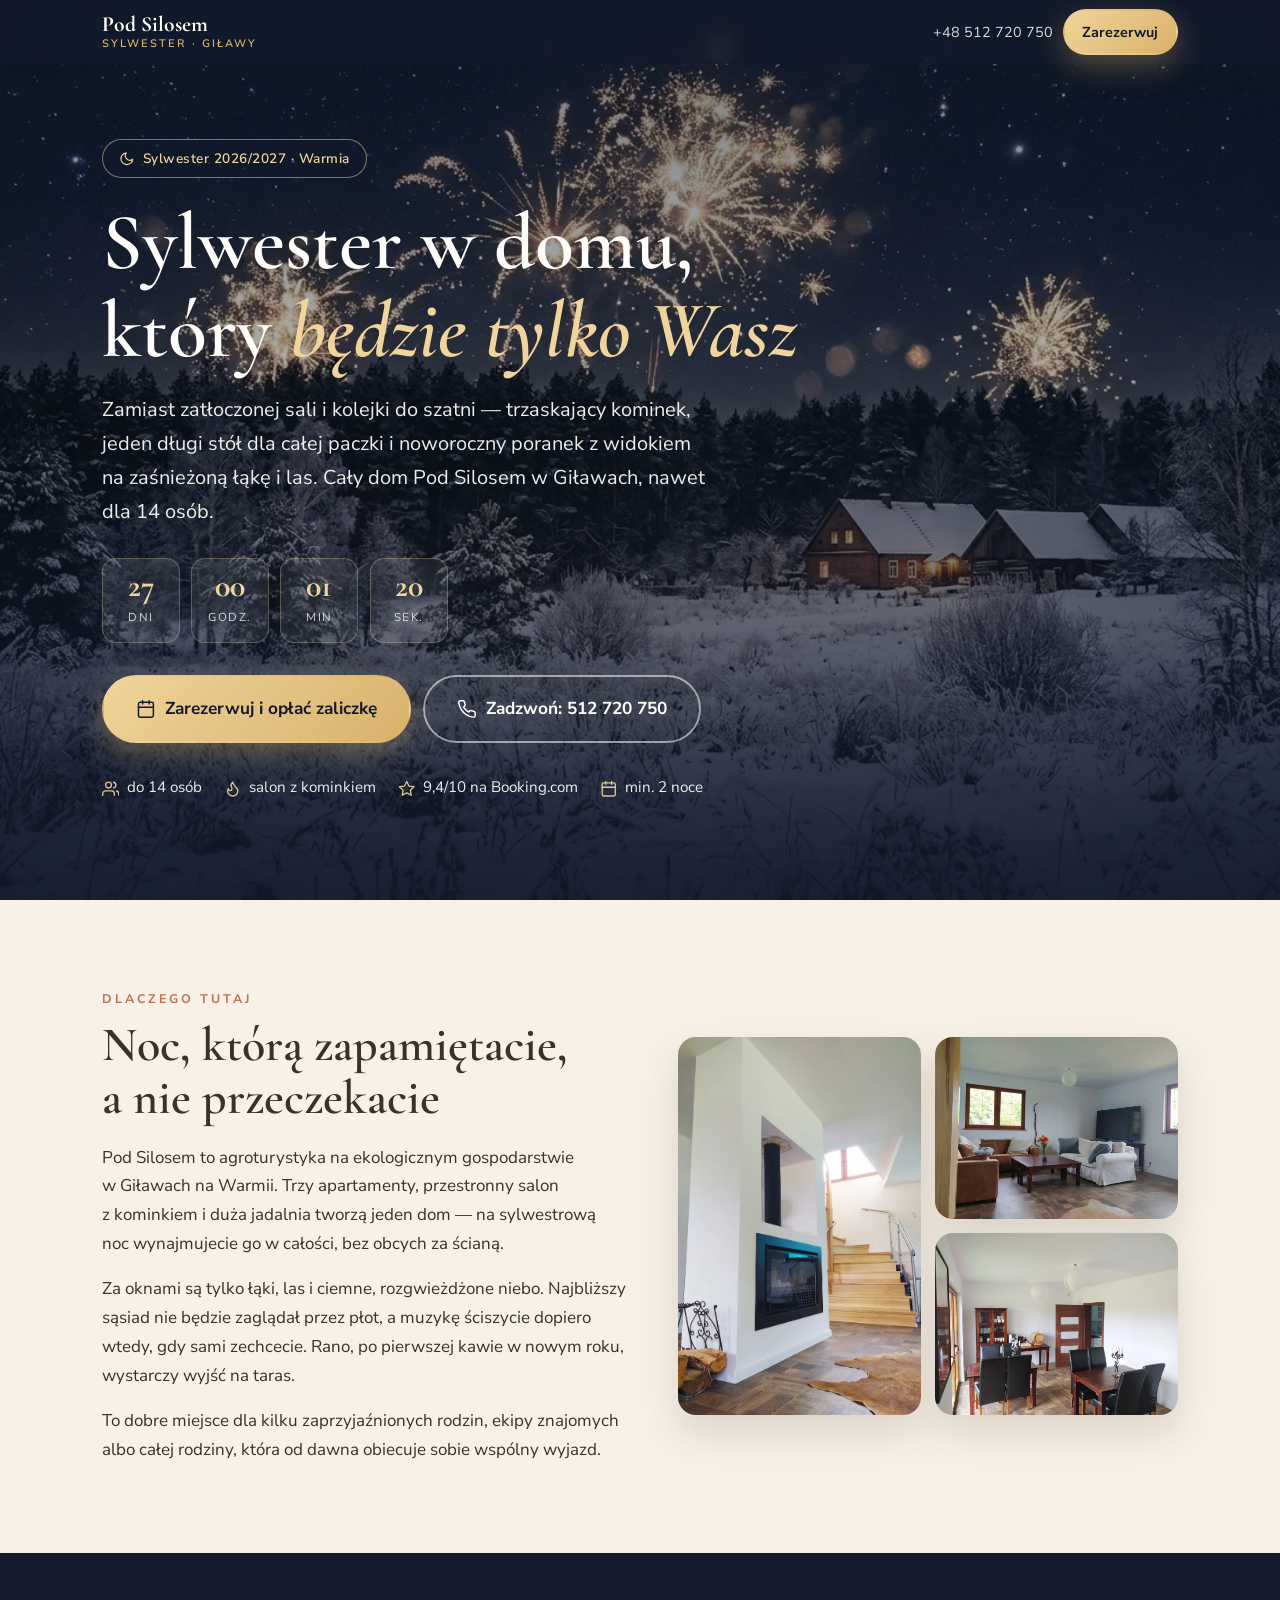
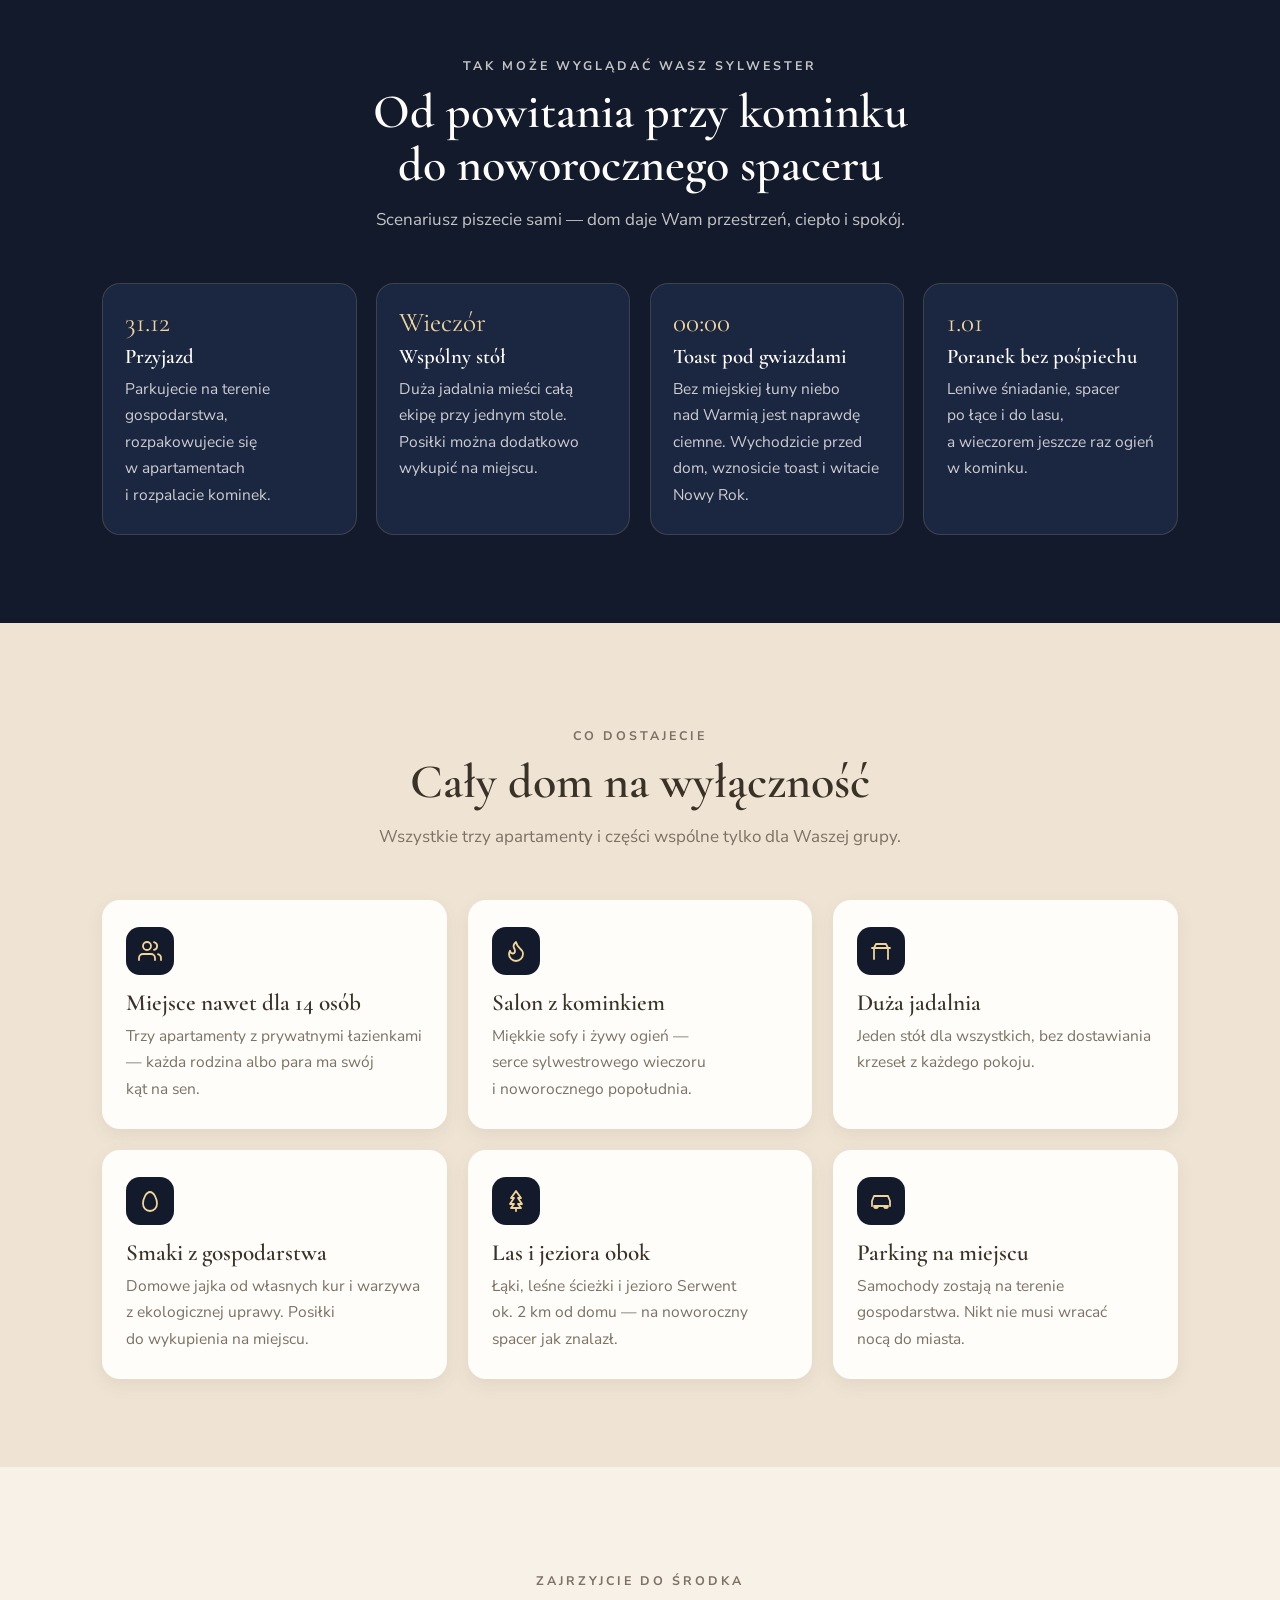
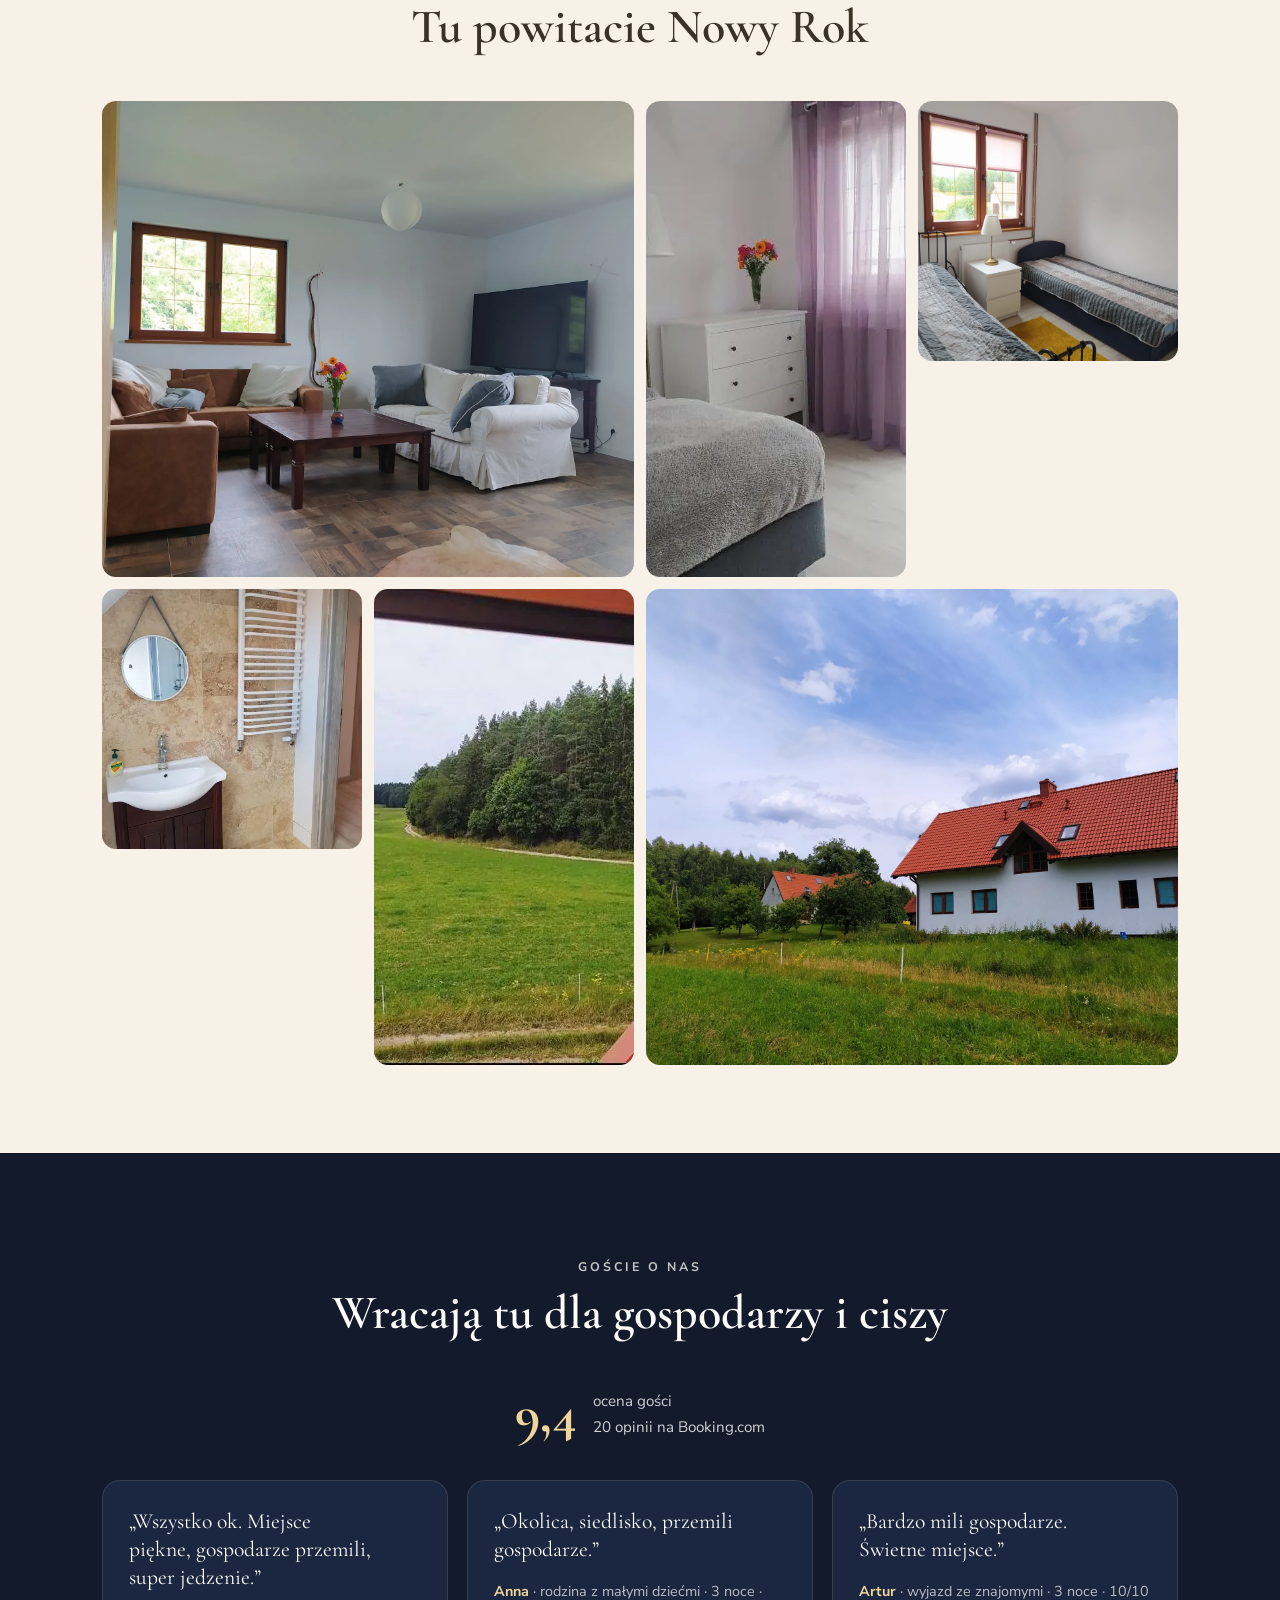
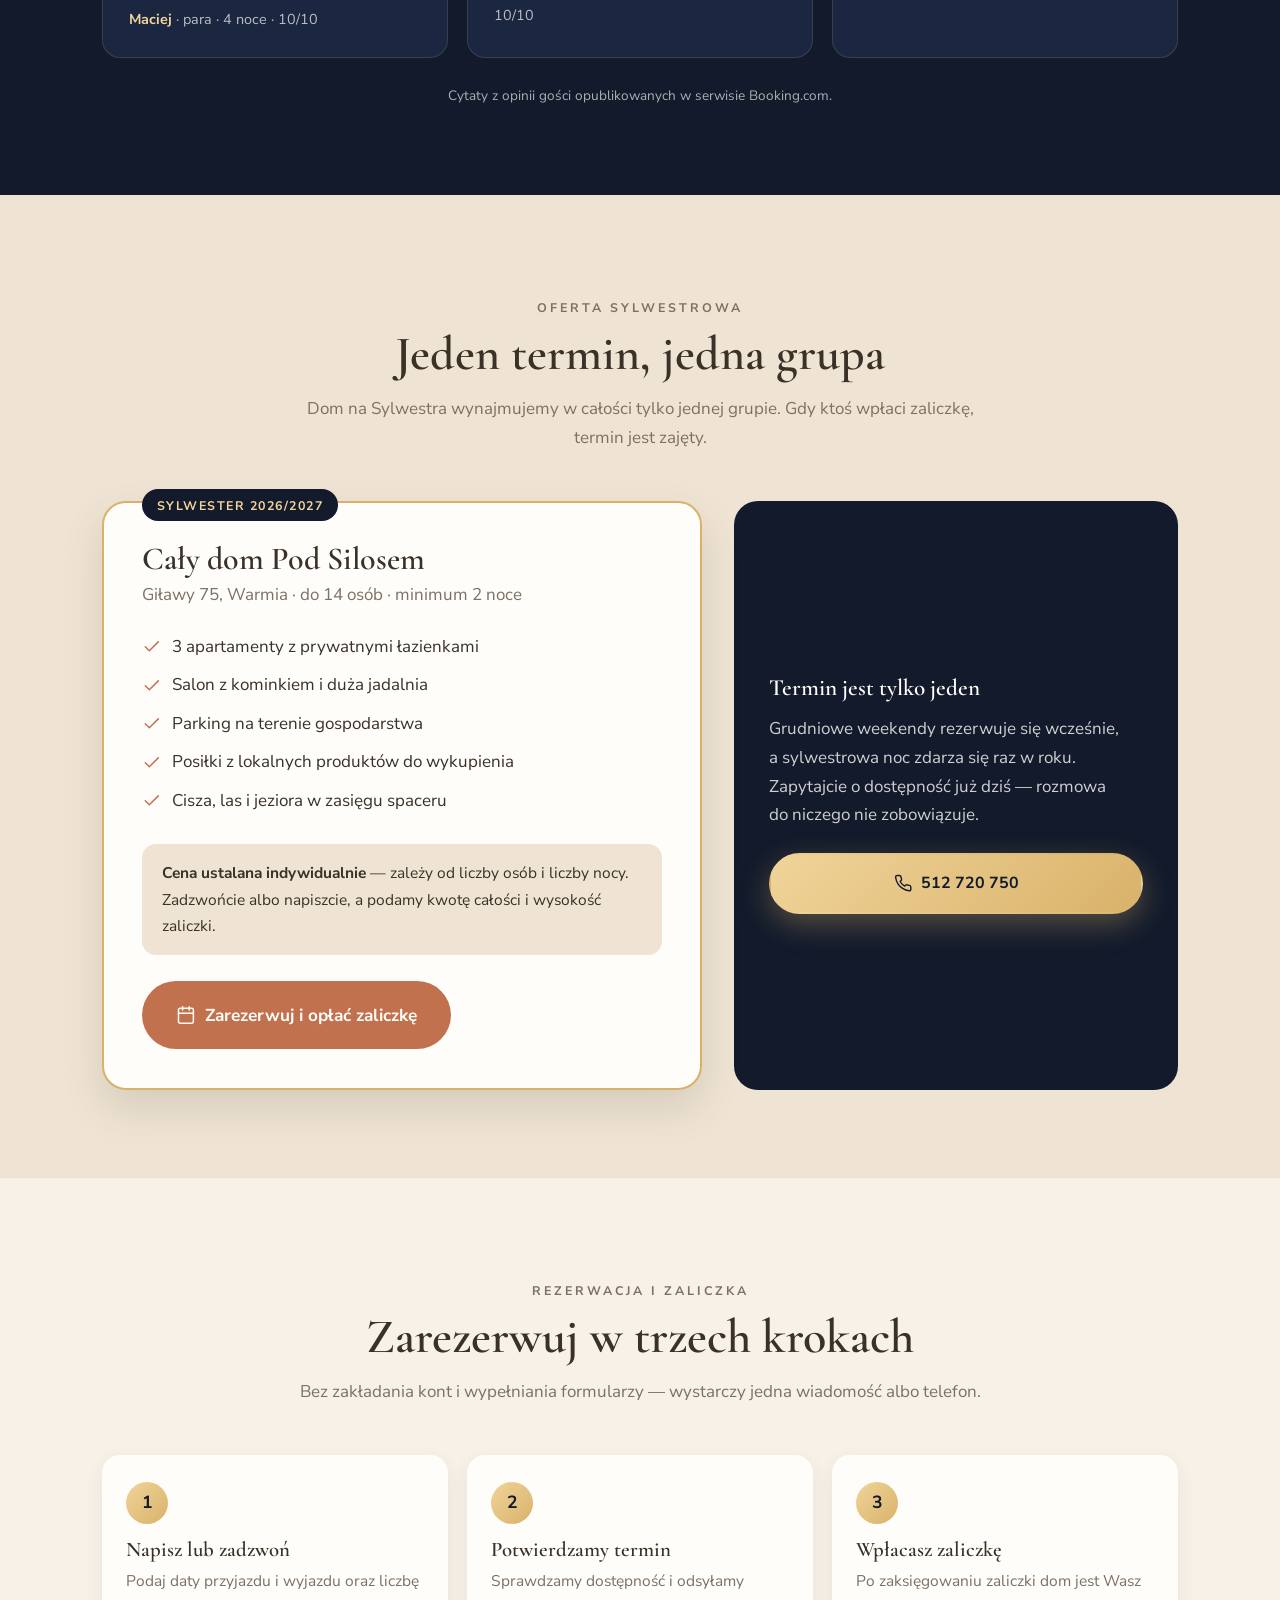
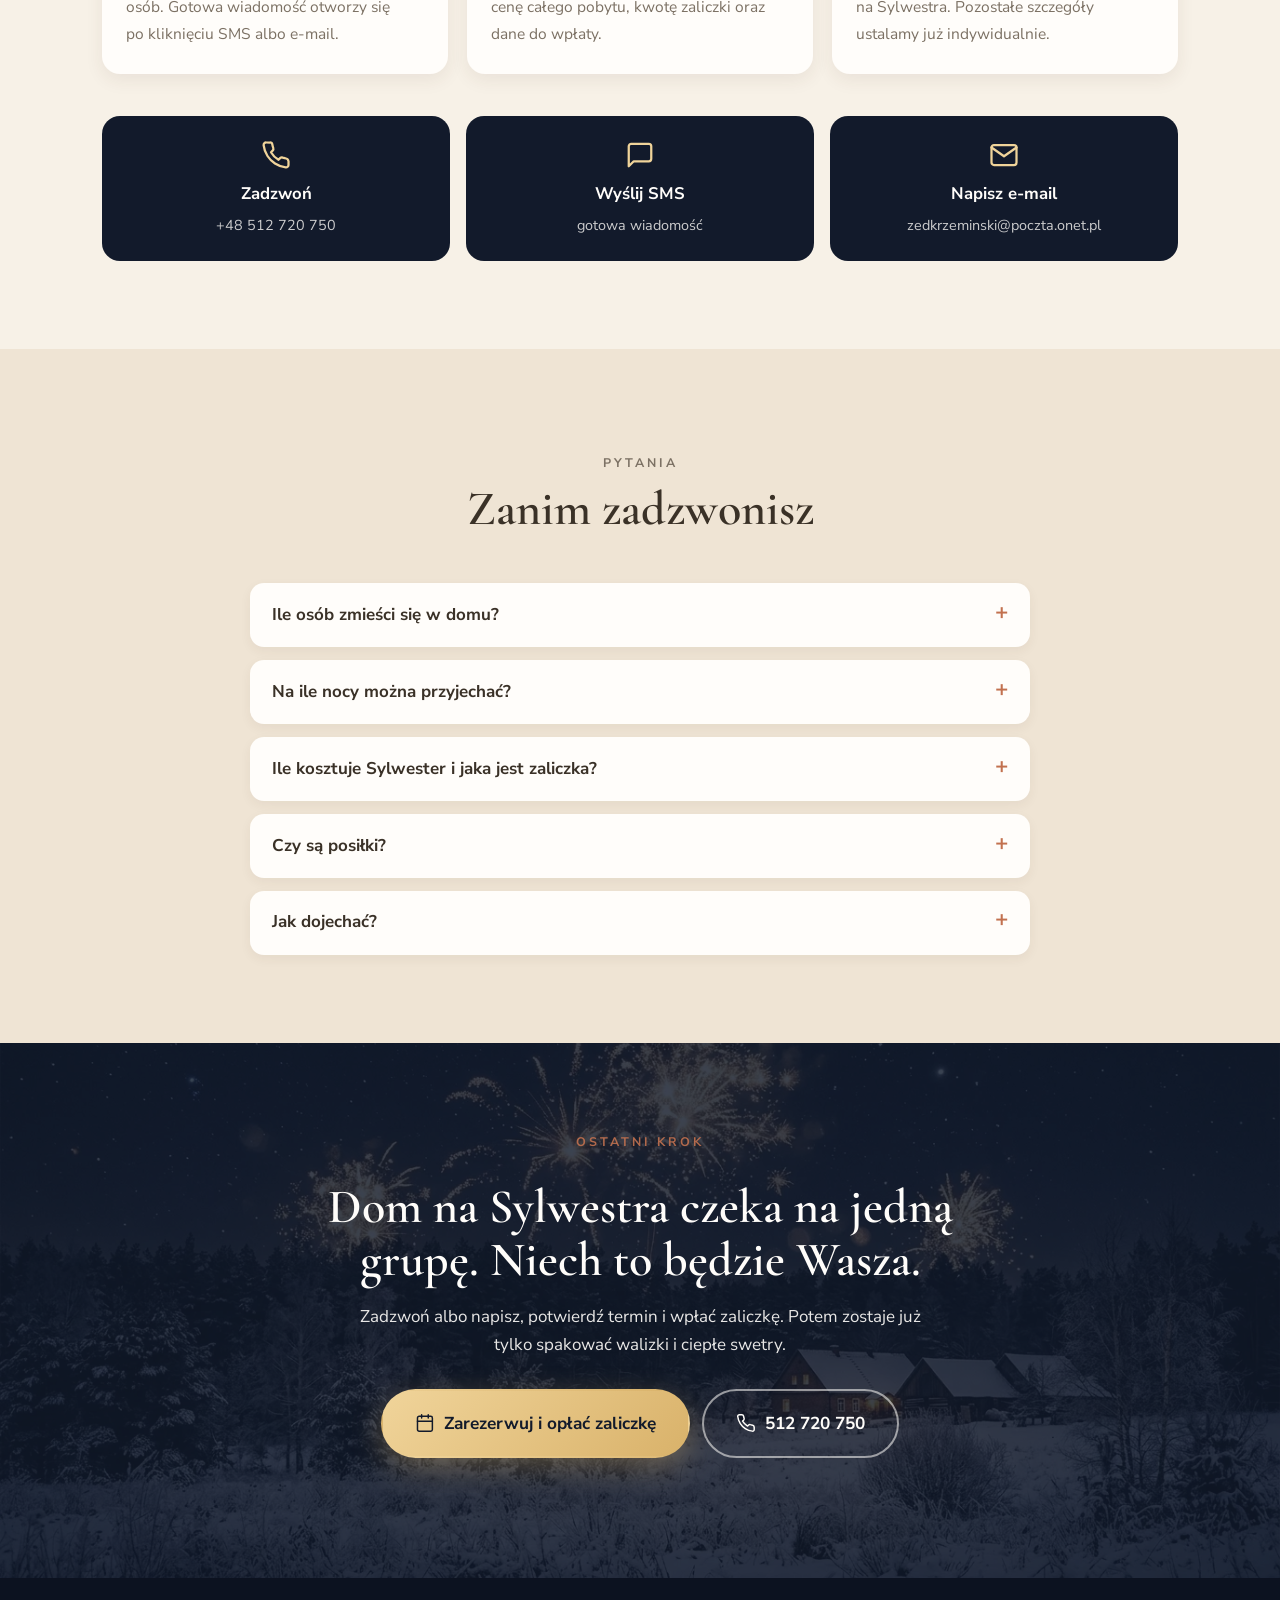
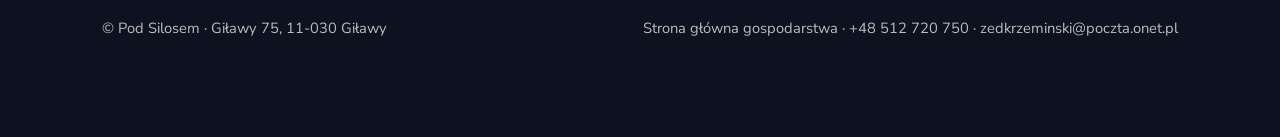
<file: sylwester.html>
<!DOCTYPE html>
<html lang="pl">
<head>
  <!-- Google tag (gtag.js) -->
  <script async src="https://www.googletagmanager.com/gtag/js?id=AW-17350584286"></script>
  <script>
    window.dataLayer = window.dataLayer || [];
    function gtag(){dataLayer.push(arguments);}
    gtag('js', new Date());
    gtag('config', 'AW-17350584286');
  </script>

  <!-- PostHog -->
  <script>
    !function(t,e){var o,n,p,r;e.__SV||(window.posthog=e,e._i=[],e.init=function(i,s,a){function g(t,e){var o=e.split(".");2==o.length&&(t=t[o[0]],e=o[1]),t[e]=function(){t.push([e].concat(Array.prototype.slice.call(arguments,0)))}}(p=t.createElement("script")).type="text/javascript",p.crossOrigin="anonymous",p.async=!0,p.src=s.api_host.replace(".i.posthog.com","-assets.i.posthog.com")+"/static/array.js",(r=t.getElementsByTagName("script")[0]).parentNode.insertBefore(p,r);var u=e;for(void 0!==a?u=e[a]=[]:a="posthog",u.people=u.people||[],u.toString=function(t){var e="posthog";return"posthog"!==a&&(e+="."+a),t||(e+=" (stub)"),e},u.people.toString=function(){return u.toString(1)+".people (stub)"},o="init capture register register_once register_for_session unregister unregister_for_session getFeatureFlag getFeatureFlagPayload isFeatureEnabled reloadFeatureFlags updateEarlyAccessFeatureEnrollment getEarlyAccessFeatures on onFeatureFlags onSessionId getSurveys getActiveMatchingSurveys renderSurvey canRenderSurvey getNextSurveyStep identify setPersonProperties group resetGroups setPersonPropertiesForFlags resetPersonPropertiesForFlags setGroupPropertiesForFlags resetGroupPropertiesForFlags reset get_distinct_id getGroups get_session_id get_session_replay_url alias set_config startSessionRecording stopSessionRecording sessionRecordingStarted captureException loadToolbar get_property getSessionProperty createPersonProfile opt_in_capturing opt_out_capturing has_opted_in_capturing has_opted_out_capturing clear_opt_in_out_capturing debug getPageViewId".split(" "),n=0;n<o.length;n++)g(u,o[n]);e._i.push([i,s,a])},e.__SV=1)}(document,window.posthog||[]);
    posthog.init('phc_viyBh6a5u47PLYNjKdWkm2vDEg25r6kVnGtECacyVh4t', {
      api_host: 'https://eu.i.posthog.com',
      person_profiles: 'identified_only',
      autocapture: true,
      capture_pageview: true,
      capture_pageleave: true,
      enable_heatmaps: true,
      capture_dead_clicks: true,
      loaded: function (ph) {
        try {
          var params = new URLSearchParams(window.location.search);
          var gclid = params.get('gclid') || params.get('gbraid') || params.get('wbraid');
          var utmSource = params.get('utm_source');
          var sessionProps = {};
          if (gclid) {
            sessionProps.from_google_ads = true;
            sessionProps.gclid = gclid;
          } else if (utmSource && /google|adwords|gads/i.test(utmSource)) {
            sessionProps.from_google_ads = true;
          }
          ['utm_source', 'utm_medium', 'utm_campaign', 'utm_term', 'utm_content'].forEach(function (k) {
            if (params.get(k)) sessionProps[k] = params.get(k);
          });
          if (Object.keys(sessionProps).length > 0) {
            ph.register_for_session(sessionProps);
          }
        } catch (e) {}
      }
    });
  </script>

  <meta charset="UTF-8">
  <meta name="viewport" content="width=device-width, initial-scale=1.0">
  <title>Sylwester na&nbsp;Warmii — cały dom dla&nbsp;14 osób | Pod&nbsp;Silosem, Giławy</title>
  <meta name="description" content="Sylwester w agroturystyce Pod Silosem w Giławach na Warmii. Cały dom do 14 osób, salon z kominkiem, duża jadalnia, cisza lasu i jezior. Zarezerwuj termin i wpłać zaliczkę.">
  <meta property="og:title" content="Sylwester na Warmii — cały dom tylko dla Was">
  <meta property="og:description" content="Kominek, wspólny stół i noworoczny poranek nad łąką. Do 14 osób, Giławy na Warmii.">
  <meta property="og:type" content="website">
  <meta property="og:url" content="https://gilawy.pl/sylwester.html">
  <meta property="og:image" content="https://gilawy.pl/assets/img/sylwester/hero.webp">
  <meta property="og:locale" content="pl_PL">
  <link rel="canonical" href="https://gilawy.pl/sylwester.html">
  <link rel="icon" href="favicon.ico" sizes="16x16 32x32 48x48">
  <link rel="apple-touch-icon" href="apple-touch-icon.png">
  <meta name="theme-color" content="#121a2b">
  <link rel="preload" as="image" href="assets/img/sylwester/hero.webp">

  <link rel="preconnect" href="https://fonts.googleapis.com">
  <link rel="preconnect" href="https://fonts.gstatic.com" crossorigin>
  <link rel="stylesheet" href="https://fonts.googleapis.com/css2?family=Cormorant+Garamond:ital,wght@0,500;0,600;0,700;1,500&family=Nunito+Sans:wght@300;400;600;700&display=swap">

  <script type="application/ld+json">
  {
    "@context": "https://schema.org",
    "@type": "LodgingBusiness",
    "name": "Pod Silosem — Agroturystyka w Giławach",
    "description": "Sylwester na Warmii: cały dom do 14 osób z salonem z kominkiem i dużą jadalnią.",
    "image": "https://gilawy.pl/assets/img/sylwester/hero.webp",
    "url": "https://gilawy.pl/sylwester.html",
    "telephone": "+48512720750",
    "email": "zedkrzeminski@poczta.onet.pl",
    "address": {
      "@type": "PostalAddress",
      "streetAddress": "Giławy 75",
      "postalCode": "11-030",
      "addressLocality": "Giławy",
      "addressRegion": "warmińsko-mazurskie",
      "addressCountry": "PL"
    },
    "numberOfRooms": 3,
    "aggregateRating": {
      "@type": "AggregateRating",
      "ratingValue": "9.4",
      "bestRating": "10",
      "reviewCount": "20"
    }
  }
  </script>

  <style>
    :root {
      --night: #121a2b;
      --night-2: #1b2640;
      --night-3: #26345a;
      --gold: #d9b26a;
      --gold-2: #f0d49a;
      --cream: #f7f1e7;
      --sand: #efe4d4;
      --terracotta: #c2714f;
      --terracotta-dark: #a85b3c;
      --ink: #3a3127;
      --muted: #7c7164;
      --white: #fffdfa;
      --radius: 18px;
      --maxw: 1120px;
      --serif: "Cormorant Garamond", Georgia, serif;
      --sans: "Nunito Sans", system-ui, -apple-system, sans-serif;
    }
    * { box-sizing: border-box; margin: 0; padding: 0; }
    html { scroll-behavior: smooth; scroll-padding-top: 76px; }
    body { font-family: var(--sans); color: var(--ink); background: var(--cream); line-height: 1.7; font-size: 17px; -webkit-font-smoothing: antialiased; overflow-x: hidden; }
    img { max-width: 100%; display: block; }
    a { color: inherit; text-decoration: none; }
    .container { width: 100%; max-width: var(--maxw); margin-inline: auto; padding-inline: 22px; }
    h1, h2, h3 { font-family: var(--serif); font-weight: 600; line-height: 1.1; text-wrap: balance; }
    h2 { font-size: clamp(2rem, 4.2vw, 3rem); }
    h3 { font-size: 1.45rem; }
    p, li, dd, blockquote { text-wrap: pretty; text-align: left; }
    .center, .center p { text-align: center; }
    .kicker { text-transform: uppercase; letter-spacing: 3px; font-size: .78rem; font-weight: 700; color: var(--terracotta); margin-bottom: .6rem; }
    .dark .kicker { color: var(--gold); }
    .icon { width: 1.15em; height: 1.15em; flex: none; fill: none; stroke: currentColor; stroke-width: 1.8; stroke-linecap: round; stroke-linejoin: round; }

    /* buttons */
    .btn { display: inline-flex; align-items: center; justify-content: center; gap: .55rem; padding: .95rem 1.6rem; border-radius: 999px; font-weight: 700; font-size: 1rem; transition: transform .15s, box-shadow .15s, background .15s; cursor: pointer; border: 2px solid transparent; text-align: center; }
    .btn:hover { transform: translateY(-2px); }
    .btn-gold { background: linear-gradient(135deg, var(--gold-2), var(--gold)); color: var(--night); box-shadow: 0 10px 30px rgba(217,178,106,.35); }
    .btn-gold:hover { box-shadow: 0 14px 36px rgba(217,178,106,.5); }
    .btn-ghost { border-color: rgba(255,253,250,.55); color: var(--white); }
    .btn-ghost:hover { background: rgba(255,253,250,.1); }
    .btn-terra { background: var(--terracotta); color: var(--white); }
    .btn-terra:hover { background: var(--terracotta-dark); }
    .btn-line { border-color: var(--night-3); color: var(--night); }
    .btn-line:hover { background: var(--night); color: var(--white); }
    .btn-lg { padding: 1.1rem 2rem; font-size: 1.08rem; }

    /* header */
    .top { position: fixed; inset: 0 0 auto 0; z-index: 50; background: rgba(18,26,43,.82); backdrop-filter: blur(10px); color: var(--white); }
    .top .container { display: flex; align-items: center; justify-content: space-between; height: 64px; gap: 1rem; }
    .brand { font-family: var(--serif); font-size: 1.35rem; font-weight: 700; line-height: 1; }
    .brand small { display: block; font-family: var(--sans); font-size: .68rem; letter-spacing: 2px; text-transform: uppercase; color: var(--gold); font-weight: 600; margin-top: 3px; }
    .top-actions { display: flex; gap: .6rem; align-items: center; }
    .top-actions .btn { padding: .55rem 1.1rem; font-size: .9rem; }
    .top-link { font-size: .9rem; opacity: .85; }
    .top-link:hover { opacity: 1; color: var(--gold-2); }

    /* hero */
    .hero { position: relative; min-height: 100svh; display: flex; align-items: center; color: var(--white); background: var(--night) url("assets/img/sylwester/hero.webp") center/cover no-repeat; padding: 110px 0 70px; overflow: hidden; }
    .hero::before { content: ""; position: absolute; inset: 0; background: linear-gradient(180deg, rgba(18,26,43,.55) 0%, rgba(18,26,43,.35) 40%, rgba(18,26,43,.9) 100%); }
    .hero .container { position: relative; }
    .hero-inner { max-width: 760px; }
    .badge { display: inline-flex; align-items: center; gap: .5rem; padding: .45rem 1rem; border: 1px solid rgba(240,212,154,.5); border-radius: 999px; color: var(--gold-2); font-size: .85rem; font-weight: 600; letter-spacing: .5px; margin-bottom: 1.3rem; background: rgba(18,26,43,.35); }
    .hero h1 { font-size: clamp(2.6rem, 7vw, 5rem); color: var(--white); margin-bottom: 1.1rem; }
    .hero h1 em { color: var(--gold-2); font-style: italic; }
    .hero .lead { font-size: clamp(1.05rem, 2vw, 1.25rem); max-width: 620px; opacity: .93; margin-bottom: 1.8rem; }
    .hero-cta { display: flex; flex-wrap: wrap; gap: .8rem; margin-bottom: 2rem; }
    .hero-facts { display: flex; flex-wrap: wrap; gap: .6rem 1.4rem; font-size: .95rem; opacity: .92; list-style: none; }
    .hero-facts li { display: flex; align-items: center; gap: .45rem; }
    .hero-facts .icon { color: var(--gold-2); }

    /* countdown */
    .countdown { display: flex; gap: .7rem; margin: 0 0 2rem; flex-wrap: wrap; }
    .cd-box { min-width: 78px; padding: .7rem .8rem; border-radius: 14px; background: rgba(255,253,250,.08); border: 1px solid rgba(240,212,154,.28); text-align: center; }
    .cd-box b { display: block; font-family: var(--serif); font-size: 2rem; line-height: 1; color: var(--gold-2); }
    .cd-box span { font-size: .72rem; text-transform: uppercase; letter-spacing: 1.5px; opacity: .8; }

    /* sections */
    section { padding: 88px 0; }
    .dark { background: var(--night); color: var(--white); }
    .dark h2, .dark h3 { color: var(--white); }
    .sand { background: var(--sand); }
    .section-head { max-width: 720px; margin: 0 auto 3rem; text-align: center; }
    .section-head p { color: var(--muted); margin-top: .9rem; text-align: center; }
    .dark .section-head p { color: rgba(255,253,250,.75); }

    /* story */
    .story { display: grid; grid-template-columns: 1.05fr 1fr; gap: 3.2rem; align-items: center; }
    .story-text p + p { margin-top: 1rem; }
    .story-text h2 { margin-bottom: 1.2rem; }
    .story-photos { display: grid; grid-template-columns: 1fr 1fr; gap: 14px; }
    .story-photos img { width: 100%; height: 100%; object-fit: cover; border-radius: var(--radius); box-shadow: 0 18px 40px rgba(74,56,38,.16); }
    .story-photos .tall { grid-row: span 2; aspect-ratio: 3/4.3; }
    .story-photos .sq { aspect-ratio: 4/3; }

    /* plan of the night */
    .timeline { display: grid; grid-template-columns: repeat(4, 1fr); gap: 1.2rem; list-style: none; }
    .timeline li { background: var(--night-2); border: 1px solid rgba(240,212,154,.16); border-radius: var(--radius); padding: 1.6rem 1.4rem; }
    .timeline .time { font-family: var(--serif); font-size: 1.7rem; color: var(--gold-2); line-height: 1; margin-bottom: .6rem; }
    .timeline h3 { font-size: 1.3rem; margin-bottom: .45rem; }
    .timeline p { color: rgba(255,253,250,.78); font-size: .97rem; }

    /* benefits */
    .benefits { display: grid; grid-template-columns: repeat(3, 1fr); gap: 1.3rem; }
    .benefit { background: var(--white); border-radius: var(--radius); padding: 1.7rem 1.5rem; box-shadow: 0 6px 18px rgba(74,56,38,.08); }
    .benefit .ico { width: 48px; height: 48px; border-radius: 14px; display: grid; place-items: center; background: var(--night); color: var(--gold-2); margin-bottom: 1rem; }
    .benefit .ico .icon { width: 24px; height: 24px; }
    .benefit h3 { margin-bottom: .4rem; }
    .benefit p { color: var(--muted); font-size: .97rem; }

    /* gallery */
    .gallery { display: grid; grid-template-columns: repeat(4, 1fr); gap: 12px; }
    .gallery img { width: 100%; aspect-ratio: 1/1; object-fit: cover; border-radius: 14px; }
    .gallery .wide { grid-column: span 2; aspect-ratio: auto; height: 100%; }

    /* reviews */
    .reviews { display: grid; grid-template-columns: repeat(3, 1fr); gap: 1.2rem; }
    .review { background: var(--night-2); border-radius: var(--radius); padding: 1.6rem; border: 1px solid rgba(240,212,154,.14); }
    .review blockquote { font-family: var(--serif); font-size: 1.35rem; line-height: 1.3; margin-bottom: 1rem; color: var(--white); }
    .review footer { font-size: .9rem; color: rgba(255,253,250,.7); }
    .review footer b { color: var(--gold-2); }
    .score { display: flex; align-items: center; justify-content: center; gap: 1rem; margin-bottom: 2.4rem; }
    .score b { font-family: var(--serif); font-size: 3.4rem; color: var(--gold-2); line-height: 1; }
    .score span { text-align: left; font-size: .95rem; color: rgba(255,253,250,.8); }

    /* offer */
    .offer { display: grid; grid-template-columns: 1.15fr .85fr; gap: 2rem; align-items: stretch; }
    .offer-card { background: var(--white); border-radius: 24px; padding: 2.4rem; box-shadow: 0 18px 40px rgba(74,56,38,.14); border: 2px solid var(--gold); position: relative; }
    .offer-card .ribbon { position: absolute; top: -14px; left: 2.4rem; background: var(--night); color: var(--gold-2); font-size: .78rem; font-weight: 700; letter-spacing: 1.5px; text-transform: uppercase; padding: .35rem .9rem; border-radius: 999px; }
    .offer-card h3 { font-size: 2rem; margin-bottom: .3rem; }
    .offer-card .sub { color: var(--muted); margin-bottom: 1.4rem; }
    .checks { list-style: none; display: grid; gap: .6rem; margin-bottom: 1.8rem; }
    .checks li { display: flex; gap: .65rem; align-items: flex-start; }
    .checks .icon { color: var(--terracotta); margin-top: .3rem; }
    .price-note { background: var(--sand); border-radius: 14px; padding: 1rem 1.2rem; margin-bottom: 1.6rem; font-size: .97rem; }
    .price-note b { color: var(--ink); }
    .offer-side { background: var(--night); color: var(--white); border-radius: 24px; padding: 2.2rem; display: flex; flex-direction: column; justify-content: center; }
    .offer-side h3 { color: var(--white); margin-bottom: .8rem; }
    .offer-side p { color: rgba(255,253,250,.8); margin-bottom: 1.4rem; }

    /* steps */
    .steps { display: grid; grid-template-columns: repeat(3, 1fr); gap: 1.2rem; list-style: none; counter-reset: step; margin-bottom: 2.6rem; }
    .steps li { background: var(--white); border-radius: var(--radius); padding: 1.7rem 1.5rem; position: relative; counter-increment: step; box-shadow: 0 6px 18px rgba(74,56,38,.08); }
    .steps li::before { content: counter(step); display: grid; place-items: center; width: 42px; height: 42px; border-radius: 50%; background: linear-gradient(135deg, var(--gold-2), var(--gold)); color: var(--night); font-weight: 700; font-size: 1.1rem; margin-bottom: .9rem; }
    .steps h3 { margin-bottom: .4rem; font-size: 1.3rem; }
    .steps p { color: var(--muted); font-size: .97rem; }
    .contact-cards { display: grid; grid-template-columns: repeat(3, 1fr); gap: 1rem; }
    .ccard { display: flex; flex-direction: column; align-items: center; gap: .3rem; text-align: center; padding: 1.5rem 1rem; border-radius: var(--radius); background: var(--night); color: var(--white); transition: transform .15s, background .15s; }
    .ccard:hover { transform: translateY(-3px); background: var(--night-2); }
    .ccard .icon { width: 30px; height: 30px; color: var(--gold-2); margin-bottom: .3rem; }
    .ccard b { font-size: 1.05rem; }
    .ccard span { font-size: .9rem; opacity: .78; }

    /* faq */
    .faq { max-width: 780px; margin: 0 auto; display: grid; gap: .8rem; }
    .faq details { background: var(--white); border-radius: 14px; padding: 1.1rem 1.4rem; box-shadow: 0 4px 12px rgba(74,56,38,.06); }
    .faq summary { cursor: pointer; font-weight: 700; list-style: none; display: flex; justify-content: space-between; gap: 1rem; }
    .faq summary::-webkit-details-marker { display: none; }
    .faq summary::after { content: "+"; color: var(--terracotta); font-size: 1.4rem; line-height: 1; }
    .faq details[open] summary::after { content: "–"; }
    .faq details p { margin-top: .7rem; color: var(--muted); }

    /* final cta */
    .final { text-align: center; background: var(--night) url("assets/img/sylwester/hero.webp") center/cover; position: relative; color: var(--white); }
    .final::before { content: ""; position: absolute; inset: 0; background: rgba(18,26,43,.82); }
    .final .container { position: relative; }
    .final h2 { color: var(--white); margin-bottom: 1rem; }
    .final p { max-width: 600px; margin: 0 auto 1.8rem; opacity: .9; text-align: center; }
    .final .hero-cta { justify-content: center; }

    footer.site { background: #0c1220; color: rgba(255,253,250,.72); padding: 2.4rem 0 6rem; font-size: .92rem; }
    footer.site .container { display: flex; flex-wrap: wrap; justify-content: space-between; gap: 1rem; }
    footer.site a:hover { color: var(--gold-2); }

    /* sticky mobile bar */
    .mbar { position: fixed; inset: auto 0 0 0; z-index: 60; display: none; gap: .5rem; padding: .6rem .7rem calc(.6rem + env(safe-area-inset-bottom)); background: rgba(12,18,32,.96); }
    .mbar a { flex: 1; padding: .8rem .5rem; font-size: .95rem; }

    /* sparkles */
    .spark { position: absolute; width: 3px; height: 3px; border-radius: 50%; background: var(--gold-2); box-shadow: 0 0 8px 2px rgba(240,212,154,.7); opacity: 0; animation: twinkle 4s infinite ease-in-out; }
    @keyframes twinkle { 0%, 100% { opacity: 0; transform: scale(.6); } 50% { opacity: .9; transform: scale(1.2); } }
    @media (prefers-reduced-motion: reduce) { .spark { animation: none; opacity: .5; } html { scroll-behavior: auto; } }

    @media (max-width: 980px) {
      .timeline { grid-template-columns: repeat(2, 1fr); }
      .benefits, .reviews { grid-template-columns: 1fr 1fr; }
      .story, .offer { grid-template-columns: 1fr; }
    }
    @media (max-width: 680px) {
      section { padding: 64px 0; }
      .top-link { display: none; }
      .top-actions .btn { padding: .5rem .9rem; font-size: .85rem; }
      .timeline, .benefits, .reviews, .steps, .contact-cards { grid-template-columns: 1fr; }
      .gallery { grid-template-columns: 1fr 1fr; }
      .gallery .wide { grid-column: span 2; aspect-ratio: 16/10; }
      .offer-card { padding: 2rem 1.4rem; }
      .offer-card .ribbon { left: 1.4rem; }
      .cd-box { min-width: 64px; }
      .cd-box b { font-size: 1.6rem; }
      .mbar { display: flex; }
      .hero-cta .btn { width: 100%; }
    }
  </style>
</head>
<body>

  <svg width="0" height="0" style="position:absolute" aria-hidden="true">
    <defs>
      <symbol id="i-phone" viewBox="0 0 24 24"><path d="M22 16.9v3a2 2 0 0 1-2.2 2 19.8 19.8 0 0 1-8.6-3.1 19.5 19.5 0 0 1-6-6A19.8 19.8 0 0 1 2.1 4.2 2 2 0 0 1 4.1 2h3a2 2 0 0 1 2 1.7c.1.9.4 1.8.7 2.7a2 2 0 0 1-.5 2.1L8 9.8a16 16 0 0 0 6 6l1.3-1.3a2 2 0 0 1 2.1-.4c.9.3 1.8.6 2.7.7a2 2 0 0 1 1.7 2z"/></symbol>
      <symbol id="i-msg" viewBox="0 0 24 24"><path d="M21 15a2 2 0 0 1-2 2H7l-4 4V5a2 2 0 0 1 2-2h14a2 2 0 0 1 2 2z"/></symbol>
      <symbol id="i-mail" viewBox="0 0 24 24"><rect x="2" y="4" width="20" height="16" rx="2"/><path d="m22 6-10 7L2 6"/></symbol>
      <symbol id="i-pin" viewBox="0 0 24 24"><path d="M20 10c0 6-8 12-8 12s-8-6-8-12a8 8 0 0 1 16 0z"/><circle cx="12" cy="10" r="3"/></symbol>
      <symbol id="i-users" viewBox="0 0 24 24"><path d="M17 21v-2a4 4 0 0 0-4-4H5a4 4 0 0 0-4 4v2"/><circle cx="9" cy="7" r="4"/><path d="M23 21v-2a4 4 0 0 0-3-3.9M16 3.1a4 4 0 0 1 0 7.8"/></symbol>
      <symbol id="i-fire" viewBox="0 0 24 24"><path d="M8.5 14.5A2.5 2.5 0 0 0 11 12c0-1.4-.5-2-1-3-1.1-2.1-.2-4 2-6 .5 2.5 2 4.9 4 6.5 2 1.6 3 3.5 3 5.5a7 7 0 1 1-14 0c0-1.2.4-2.3 1-3.3.3 1.6 1.3 2.8 2.5 2.8z"/></symbol>
      <symbol id="i-table" viewBox="0 0 24 24"><path d="M3 9h18M5 9v11M19 9v11M7 5h10l2 4H5z"/></symbol>
      <symbol id="i-tree" viewBox="0 0 24 24"><path d="m12 2-5 7h3l-4 6h4l-3 4h10l-3-4h4l-4-6h3z"/><path d="M12 19v3"/></symbol>
      <symbol id="i-star" viewBox="0 0 24 24"><path d="m12 2 3.1 6.3 6.9 1-5 4.9 1.2 6.8L12 17.8 5.8 21l1.2-6.8-5-4.9 6.9-1z"/></symbol>
      <symbol id="i-car" viewBox="0 0 24 24"><path d="M5 17h14M5 17a2 2 0 1 0 4 0M15 17a2 2 0 1 0 4 0M3 17v-5l2-5h14l2 5v5"/></symbol>
      <symbol id="i-egg" viewBox="0 0 24 24"><path d="M12 22c4 0 7-3 7-7.5S16 3 12 3 5 10 5 14.5 8 22 12 22z"/></symbol>
      <symbol id="i-check" viewBox="0 0 24 24"><path d="M20 6 9 17l-5-5"/></symbol>
      <symbol id="i-cal" viewBox="0 0 24 24"><rect x="3" y="4" width="18" height="18" rx="2"/><path d="M16 2v4M8 2v4M3 10h18"/></symbol>
      <symbol id="i-moon" viewBox="0 0 24 24"><path d="M21 12.8A9 9 0 1 1 11.2 3 7 7 0 0 0 21 12.8z"/></symbol>
    </defs>
  </svg>

  <header class="top">
    <div class="container">
      <a class="brand" href="index.html">Pod&nbsp;Silosem<small>Sylwester · Giławy</small></a>
      <div class="top-actions">
        <a class="top-link" href="tel:+48512720750">+48 512 720 750</a>
        <a class="btn btn-gold" href="#rezerwacja">Zarezerwuj</a>
      </div>
    </div>
  </header>

  <main>
    <!-- HERO -->
    <section class="hero" id="start">
      <div class="container">
        <div class="hero-inner">
          <span class="badge"><svg class="icon"><use href="#i-moon"/></svg> Sylwester 2026/2027 · Warmia</span>
          <h1>Sylwester w&nbsp;domu, który <em>będzie tylko Wasz</em></h1>
          <p class="lead">Zamiast zatłoczonej sali i&nbsp;kolejki do&nbsp;szatni — trzaskający kominek, jeden długi stół dla&nbsp;całej paczki i&nbsp;noworoczny poranek z&nbsp;widokiem na&nbsp;zaśnieżoną łąkę i&nbsp;las. Cały dom Pod&nbsp;Silosem w&nbsp;Giławach, nawet dla&nbsp;14 osób.</p>

          <div class="countdown" id="countdown" aria-label="Odliczanie do Nowego Roku">
            <div class="cd-box"><b id="cd-d">--</b><span>dni</span></div>
            <div class="cd-box"><b id="cd-h">--</b><span>godz.</span></div>
            <div class="cd-box"><b id="cd-m">--</b><span>min</span></div>
            <div class="cd-box"><b id="cd-s">--</b><span>sek.</span></div>
          </div>

          <div class="hero-cta">
            <a class="btn btn-gold btn-lg" href="#rezerwacja"><svg class="icon"><use href="#i-cal"/></svg> Zarezerwuj i&nbsp;opłać zaliczkę</a>
            <a class="btn btn-ghost btn-lg" href="tel:+48512720750"><svg class="icon"><use href="#i-phone"/></svg> Zadzwoń: 512 720 750</a>
          </div>
          <ul class="hero-facts">
            <li><svg class="icon"><use href="#i-users"/></svg> do&nbsp;14 osób</li>
            <li><svg class="icon"><use href="#i-fire"/></svg> salon z&nbsp;kominkiem</li>
            <li><svg class="icon"><use href="#i-star"/></svg> 9,4/10 na&nbsp;Booking.com</li>
            <li><svg class="icon"><use href="#i-cal"/></svg> min. 2 noce</li>
          </ul>
        </div>
      </div>
    </section>

    <!-- HISTORIA -->
    <section id="dom">
      <div class="container story">
        <div class="story-text">
          <p class="kicker">Dlaczego tutaj</p>
          <h2>Noc, którą zapamiętacie, a&nbsp;nie&nbsp;przeczekacie</h2>
          <p>Pod&nbsp;Silosem to&nbsp;agroturystyka na&nbsp;ekologicznym gospodarstwie w&nbsp;Giławach na&nbsp;Warmii. Trzy apartamenty, przestronny salon z&nbsp;kominkiem i&nbsp;duża jadalnia tworzą jeden dom — na&nbsp;sylwestrową noc wynajmujecie go w&nbsp;całości, bez&nbsp;obcych za&nbsp;ścianą.</p>
          <p>Za&nbsp;oknami są tylko łąki, las i&nbsp;ciemne, rozgwieżdżone niebo. Najbliższy sąsiad nie&nbsp;będzie zaglądał przez płot, a&nbsp;muzykę ściszycie dopiero wtedy, gdy&nbsp;sami zechcecie. Rano, po&nbsp;pierwszej kawie w&nbsp;nowym roku, wystarczy wyjść na&nbsp;taras.</p>
          <p>To&nbsp;dobre miejsce dla&nbsp;kilku zaprzyjaźnionych rodzin, ekipy znajomych albo całej rodziny, która od&nbsp;dawna obiecuje sobie wspólny wyjazd.</p>
        </div>
        <div class="story-photos">
          <img class="tall" src="assets/img/foto-04.webp" width="1440" height="1920" alt="Kominek i drewniane schody w domu Pod Silosem" loading="lazy">
          <img class="sq" src="assets/img/foto-02.webp" width="1920" height="1440" alt="Salon z sofami i kominkiem" loading="lazy">
          <img class="sq" src="assets/img/foto-03.webp" width="1920" height="1440" alt="Jadalnia z dużym drewnianym stołem" loading="lazy">
        </div>
      </div>
    </section>

    <!-- PLAN NOCY -->
    <section class="dark" id="plan">
      <div class="container">
        <div class="section-head">
          <p class="kicker">Tak może wyglądać Wasz Sylwester</p>
          <h2>Od&nbsp;powitania przy kominku do&nbsp;noworocznego spaceru</h2>
          <p>Scenariusz piszecie sami — dom daje Wam przestrzeń, ciepło i&nbsp;spokój.</p>
        </div>
        <ol class="timeline">
          <li>
            <div class="time">31.12</div>
            <h3>Przyjazd</h3>
            <p>Parkujecie na&nbsp;terenie gospodarstwa, rozpakowujecie się w&nbsp;apartamentach i&nbsp;rozpalacie kominek.</p>
          </li>
          <li>
            <div class="time">Wieczór</div>
            <h3>Wspólny stół</h3>
            <p>Duża jadalnia mieści całą ekipę przy jednym stole. Posiłki można dodatkowo wykupić na&nbsp;miejscu.</p>
          </li>
          <li>
            <div class="time">00:00</div>
            <h3>Toast pod&nbsp;gwiazdami</h3>
            <p>Bez&nbsp;miejskiej łuny niebo nad&nbsp;Warmią jest naprawdę ciemne. Wychodzicie przed dom, wznosicie toast i&nbsp;witacie Nowy Rok.</p>
          </li>
          <li>
            <div class="time">1.01</div>
            <h3>Poranek bez&nbsp;pośpiechu</h3>
            <p>Leniwe śniadanie, spacer po&nbsp;łące i&nbsp;do&nbsp;lasu, a&nbsp;wieczorem jeszcze raz ogień w&nbsp;kominku.</p>
          </li>
        </ol>
      </div>
    </section>

    <!-- KORZYŚCI -->
    <section class="sand" id="w-cenie">
      <div class="container">
        <div class="section-head">
          <p class="kicker">Co&nbsp;dostajecie</p>
          <h2>Cały dom na&nbsp;wyłączność</h2>
          <p>Wszystkie trzy apartamenty i&nbsp;części wspólne tylko dla&nbsp;Waszej grupy.</p>
        </div>
        <div class="benefits">
          <div class="benefit">
            <div class="ico"><svg class="icon"><use href="#i-users"/></svg></div>
            <h3>Miejsce nawet dla&nbsp;14 osób</h3>
            <p>Trzy apartamenty z&nbsp;prywatnymi łazienkami — każda rodzina albo para ma swój kąt na&nbsp;sen.</p>
          </div>
          <div class="benefit">
            <div class="ico"><svg class="icon"><use href="#i-fire"/></svg></div>
            <h3>Salon z&nbsp;kominkiem</h3>
            <p>Miękkie sofy i&nbsp;żywy ogień — serce sylwestrowego wieczoru i&nbsp;noworocznego popołudnia.</p>
          </div>
          <div class="benefit">
            <div class="ico"><svg class="icon"><use href="#i-table"/></svg></div>
            <h3>Duża jadalnia</h3>
            <p>Jeden stół dla&nbsp;wszystkich, bez&nbsp;dostawiania krzeseł z&nbsp;każdego pokoju.</p>
          </div>
          <div class="benefit">
            <div class="ico"><svg class="icon"><use href="#i-egg"/></svg></div>
            <h3>Smaki z&nbsp;gospodarstwa</h3>
            <p>Domowe jajka od&nbsp;własnych kur i&nbsp;warzywa z&nbsp;ekologicznej uprawy. Posiłki do&nbsp;wykupienia na&nbsp;miejscu.</p>
          </div>
          <div class="benefit">
            <div class="ico"><svg class="icon"><use href="#i-tree"/></svg></div>
            <h3>Las i&nbsp;jeziora obok</h3>
            <p>Łąki, leśne ścieżki i&nbsp;jezioro Serwent ok.&nbsp;2&nbsp;km od&nbsp;domu — na&nbsp;noworoczny spacer jak&nbsp;znalazł.</p>
          </div>
          <div class="benefit">
            <div class="ico"><svg class="icon"><use href="#i-car"/></svg></div>
            <h3>Parking na&nbsp;miejscu</h3>
            <p>Samochody zostają na&nbsp;terenie gospodarstwa. Nikt nie&nbsp;musi wracać nocą do&nbsp;miasta.</p>
          </div>
        </div>
      </div>
    </section>

    <!-- GALERIA -->
    <section id="galeria">
      <div class="container">
        <div class="section-head">
          <p class="kicker">Zajrzyjcie do&nbsp;środka</p>
          <h2>Tu powitacie Nowy Rok</h2>
        </div>
        <div class="gallery">
          <img class="wide" src="assets/img/foto-02.webp" width="1920" height="1440" alt="Salon z kominkiem" loading="lazy">
          <img src="assets/img/foto-09.webp" width="476" height="476" alt="Sypialnia z podwójnym łóżkiem" loading="lazy">
          <img src="assets/img/foto-01.webp" alt="Sypialnia z dwoma łóżkami" loading="lazy">
          <img src="assets/img/foto-07.webp" alt="Łazienka" loading="lazy">
          <img src="assets/img/foto-08.webp" width="476" height="476" alt="Widok z okna na łąkę i las" loading="lazy">
          <img class="wide" src="assets/img/foto-06.webp" width="1920" height="1440" alt="Dom w otoczeniu łąk i lasu" loading="lazy">
        </div>
      </div>
    </section>

    <!-- OPINIE -->
    <section class="dark" id="opinie">
      <div class="container">
        <div class="section-head">
          <p class="kicker">Goście o&nbsp;nas</p>
          <h2>Wracają tu dla&nbsp;gospodarzy i&nbsp;ciszy</h2>
        </div>
        <div class="score">
          <b>9,4</b>
          <span>ocena gości<br>20 opinii na&nbsp;Booking.com</span>
        </div>
        <div class="reviews">
          <figure class="review">
            <blockquote>„Wszystko ok.&nbsp;Miejsce piękne, gospodarze przemili, super jedzenie.”</blockquote>
            <footer><b>Maciej</b> · para · 4 noce · 10/10</footer>
          </figure>
          <figure class="review">
            <blockquote>„Okolica, siedlisko, przemili gospodarze.”</blockquote>
            <footer><b>Anna</b> · rodzina z&nbsp;małymi dziećmi · 3 noce · 10/10</footer>
          </figure>
          <figure class="review">
            <blockquote>„Bardzo mili gospodarze. Świetne miejsce.”</blockquote>
            <footer><b>Artur</b> · wyjazd ze&nbsp;znajomymi · 3 noce · 10/10</footer>
          </figure>
        </div>
        <p class="center" style="margin-top:1.6rem;font-size:.85rem;opacity:.65">Cytaty z&nbsp;opinii gości opublikowanych w&nbsp;serwisie Booking.com.</p>
      </div>
    </section>

    <!-- OFERTA -->
    <section class="sand" id="oferta">
      <div class="container">
        <div class="section-head">
          <p class="kicker">Oferta sylwestrowa</p>
          <h2>Jeden termin, jedna grupa</h2>
          <p>Dom na&nbsp;Sylwestra wynajmujemy w&nbsp;całości tylko jednej grupie. Gdy&nbsp;ktoś wpłaci zaliczkę, termin jest zajęty.</p>
        </div>
        <div class="offer">
          <div class="offer-card">
            <span class="ribbon">Sylwester 2026/2027</span>
            <h3>Cały dom Pod&nbsp;Silosem</h3>
            <p class="sub">Giławy 75, Warmia · do&nbsp;14 osób · minimum 2 noce</p>
            <ul class="checks">
              <li><svg class="icon"><use href="#i-check"/></svg> 3 apartamenty z&nbsp;prywatnymi łazienkami</li>
              <li><svg class="icon"><use href="#i-check"/></svg> Salon z&nbsp;kominkiem i&nbsp;duża jadalnia</li>
              <li><svg class="icon"><use href="#i-check"/></svg> Parking na&nbsp;terenie gospodarstwa</li>
              <li><svg class="icon"><use href="#i-check"/></svg> Posiłki z&nbsp;lokalnych produktów do&nbsp;wykupienia</li>
              <li><svg class="icon"><use href="#i-check"/></svg> Cisza, las i&nbsp;jeziora w&nbsp;zasięgu spaceru</li>
            </ul>
            <div class="price-note"><b>Cena ustalana indywidualnie</b> — zależy od&nbsp;liczby osób i&nbsp;liczby nocy. Zadzwońcie albo napiszcie, a&nbsp;podamy kwotę całości i&nbsp;wysokość zaliczki.</div>
            <a class="btn btn-terra btn-lg" href="#rezerwacja"><svg class="icon"><use href="#i-cal"/></svg> Zarezerwuj i&nbsp;opłać zaliczkę</a>
          </div>
          <div class="offer-side">
            <h3>Termin jest tylko jeden</h3>
            <p>Grudniowe weekendy rezerwuje się wcześnie, a&nbsp;sylwestrowa noc zdarza się raz w&nbsp;roku. Zapytajcie o&nbsp;dostępność już dziś — rozmowa do&nbsp;niczego nie&nbsp;zobowiązuje.</p>
            <a class="btn btn-gold" href="tel:+48512720750"><svg class="icon"><use href="#i-phone"/></svg> 512 720 750</a>
          </div>
        </div>
      </div>
    </section>

    <!-- REZERWACJA -->
    <section id="rezerwacja">
      <div class="container">
        <div class="section-head">
          <p class="kicker">Rezerwacja i&nbsp;zaliczka</p>
          <h2>Zarezerwuj w&nbsp;trzech krokach</h2>
          <p>Bez&nbsp;zakładania kont i&nbsp;wypełniania formularzy — wystarczy jedna wiadomość albo telefon.</p>
        </div>
        <ol class="steps">
          <li>
            <h3>Napisz lub&nbsp;zadzwoń</h3>
            <p>Podaj daty przyjazdu i&nbsp;wyjazdu oraz liczbę osób. Gotowa wiadomość otworzy się po&nbsp;kliknięciu SMS albo e-mail.</p>
          </li>
          <li>
            <h3>Potwierdzamy termin</h3>
            <p>Sprawdzamy dostępność i&nbsp;odsyłamy cenę całego pobytu, kwotę zaliczki oraz dane do&nbsp;wpłaty.</p>
          </li>
          <li>
            <h3>Wpłacasz zaliczkę</h3>
            <p>Po&nbsp;zaksięgowaniu zaliczki dom jest Wasz na&nbsp;Sylwestra. Pozostałe szczegóły ustalamy już indywidualnie.</p>
          </li>
        </ol>
        <div class="contact-cards">
          <a class="ccard" href="tel:+48512720750">
            <svg class="icon"><use href="#i-phone"/></svg>
            <b>Zadzwoń</b>
            <span>+48 512 720 750</span>
          </a>
          <a class="ccard" href="sms:+48512720750?&amp;body=Dzie%C5%84%20dobry%2C%20chc%C4%99%20zarezerwowa%C4%87%20ca%C5%82y%20dom%20na%20Sylwestra.%20Termin%3A%20...%20Liczba%20os%C3%B3b%3A%20...%20Prosz%C4%99%20o%20dane%20do%20wp%C5%82aty%20zaliczki.">
            <svg class="icon"><use href="#i-msg"/></svg>
            <b>Wyślij SMS</b>
            <span>gotowa wiadomość</span>
          </a>
          <a class="ccard" href="mailto:zedkrzeminski@poczta.onet.pl?subject=Rezerwacja%20Sylwester%20-%20Pod%20Silosem&amp;body=Dzie%C5%84%20dobry%2C%0A%0Achc%C4%99%20zarezerwowa%C4%87%20ca%C5%82y%20dom%20Pod%20Silosem%20na%20Sylwestra.%0A%0ATermin%20(przyjazd%20-%20wyjazd)%3A%20%0ALiczba%20os%C3%B3b%3A%20%0ATelefon%3A%20%0A%0AProsz%C4%99%20o%20potwierdzenie%20dost%C4%99pno%C5%9Bci%20oraz%20dane%20do%20wp%C5%82aty%20zaliczki.">
            <svg class="icon"><use href="#i-mail"/></svg>
            <b>Napisz e-mail</b>
            <span>zedkrzeminski@poczta.onet.pl</span>
          </a>
        </div>
      </div>
    </section>

    <!-- FAQ -->
    <section class="sand" id="faq">
      <div class="container">
        <div class="section-head">
          <p class="kicker">Pytania</p>
          <h2>Zanim zadzwonisz</h2>
        </div>
        <div class="faq">
          <details>
            <summary>Ile osób zmieści się w&nbsp;domu?</summary>
            <p>Do&nbsp;14 osób w&nbsp;trzech apartamentach z&nbsp;prywatnymi łazienkami. Do&nbsp;tego wspólny salon z&nbsp;kominkiem i&nbsp;duża jadalnia.</p>
          </details>
          <details>
            <summary>Na&nbsp;ile nocy można przyjechać?</summary>
            <p>Pobyt trwa minimum 2 noce. Jeśli chcecie zostać dłużej i&nbsp;spokojnie odpocząć po&nbsp;Nowym Roku — dajcie znać przy rezerwacji.</p>
          </details>
          <details>
            <summary>Ile kosztuje Sylwester i&nbsp;jaka jest zaliczka?</summary>
            <p>Cenę ustalamy indywidualnie, zależnie od&nbsp;liczby osób i&nbsp;nocy. Po&nbsp;potwierdzeniu terminu podajemy cenę całości, kwotę zaliczki i&nbsp;dane do&nbsp;wpłaty.</p>
          </details>
          <details>
            <summary>Czy&nbsp;są posiłki?</summary>
            <p>Tak, posiłki można dodatkowo wykupić na&nbsp;miejscu. Goście w&nbsp;opiniach chwalą zwłaszcza śniadania.</p>
          </details>
          <details>
            <summary>Jak&nbsp;dojechać?</summary>
            <p>Giławy 75, 11-030 Giławy (woj.&nbsp;warmińsko-mazurskie). Parking jest na&nbsp;terenie gospodarstwa. <a href="https://www.google.com/maps/dir/?api=1&amp;destination=53.72653514861423%2C20.7880292513791" style="color:var(--terracotta);font-weight:700">Wyznacz trasę w&nbsp;Google Maps →</a></p>
          </details>
        </div>
      </div>
    </section>

    <!-- FINAL CTA -->
    <section class="final" id="final">
      <div class="container">
        <p class="kicker">Ostatni krok</p>
        <h2>Dom na&nbsp;Sylwestra czeka na&nbsp;jedną grupę. Niech to&nbsp;będzie Wasza.</h2>
        <p>Zadzwoń albo napisz, potwierdź termin i&nbsp;wpłać zaliczkę. Potem zostaje już tylko spakować walizki i&nbsp;ciepłe swetry.</p>
        <div class="hero-cta">
          <a class="btn btn-gold btn-lg" href="#rezerwacja"><svg class="icon"><use href="#i-cal"/></svg> Zarezerwuj i&nbsp;opłać zaliczkę</a>
          <a class="btn btn-ghost btn-lg" href="tel:+48512720750"><svg class="icon"><use href="#i-phone"/></svg> 512 720 750</a>
        </div>
      </div>
    </section>
  </main>

  <footer class="site">
    <div class="container">
      <div>© Pod&nbsp;Silosem · Giławy 75, 11-030 Giławy</div>
      <div><a href="index.html">Strona główna gospodarstwa</a> · <a href="tel:+48512720750">+48 512 720 750</a> · <a href="mailto:zedkrzeminski@poczta.onet.pl">zedkrzeminski@poczta.onet.pl</a></div>
    </div>
  </footer>

  <nav class="mbar" aria-label="Szybka rezerwacja">
    <a class="btn btn-ghost" href="tel:+48512720750"><svg class="icon"><use href="#i-phone"/></svg> Zadzwoń</a>
    <a class="btn btn-gold" href="#rezerwacja"><svg class="icon"><use href="#i-cal"/></svg> Rezerwuj</a>
  </nav>

  <script>
    (function () {
      var target = Date.UTC(2026, 11, 31, 23, 0, 0); // 1.01.2027 00:00 czasu polskiego (UTC+1)
      var el = { d: document.getElementById('cd-d'), h: document.getElementById('cd-h'), m: document.getElementById('cd-m'), s: document.getElementById('cd-s') };
      function pad(n) { return n < 10 ? '0' + n : '' + n; }
      function tick() {
        var diff = Math.max(0, target - Date.now());
        var s = Math.floor(diff / 1000);
        el.d.textContent = Math.floor(s / 86400);
        el.h.textContent = pad(Math.floor(s % 86400 / 3600));
        el.m.textContent = pad(Math.floor(s % 3600 / 60));
        el.s.textContent = pad(s % 60);
      }
      tick(); setInterval(tick, 1000);

      var hero = document.querySelector('.hero');
      if (hero && !window.matchMedia('(prefers-reduced-motion: reduce)').matches) {
        for (var i = 0; i < 26; i++) {
          var sp = document.createElement('span');
          sp.className = 'spark';
          sp.style.left = (Math.random() * 100) + '%';
          sp.style.top = (Math.random() * 55) + '%';
          sp.style.animationDelay = (Math.random() * 4) + 's';
          hero.appendChild(sp);
        }
      }

      function phCapture(eventName, props) {
        if (window.posthog && typeof window.posthog.capture === 'function') {
          window.posthog.capture(eventName, props || {});
        }
      }

      document.querySelectorAll('a[href^="tel:"], a[href^="sms:"], a[href^="mailto:"]').forEach(function (a) {
        a.addEventListener('click', function () {
          var method = a.getAttribute('href').split(':')[0];
          if (typeof gtag === 'function') gtag('event', 'sylwester_kontakt', { method: method });
          phCapture('sylwester_kontakt', {
            method: method,
            href: a.getAttribute('href'),
            label: (a.textContent || '').trim()
          });
        });
      });

      document.querySelectorAll('a[href^="#"]').forEach(function (a) {
        a.addEventListener('click', function () {
          phCapture('klik_nawigacja', {
            cel: a.getAttribute('href'),
            label: (a.textContent || '').trim()
          });
        });
      });

      document.querySelectorAll('.faq details').forEach(function (det) {
        det.addEventListener('toggle', function () {
          if (det.open) {
            var q = det.querySelector('summary') ? det.querySelector('summary').textContent.trim() : '';
            phCapture('klik_faq', { pytanie: q });
          }
        });
      });
    })();
  </script>
</body>
</html>
</file>
